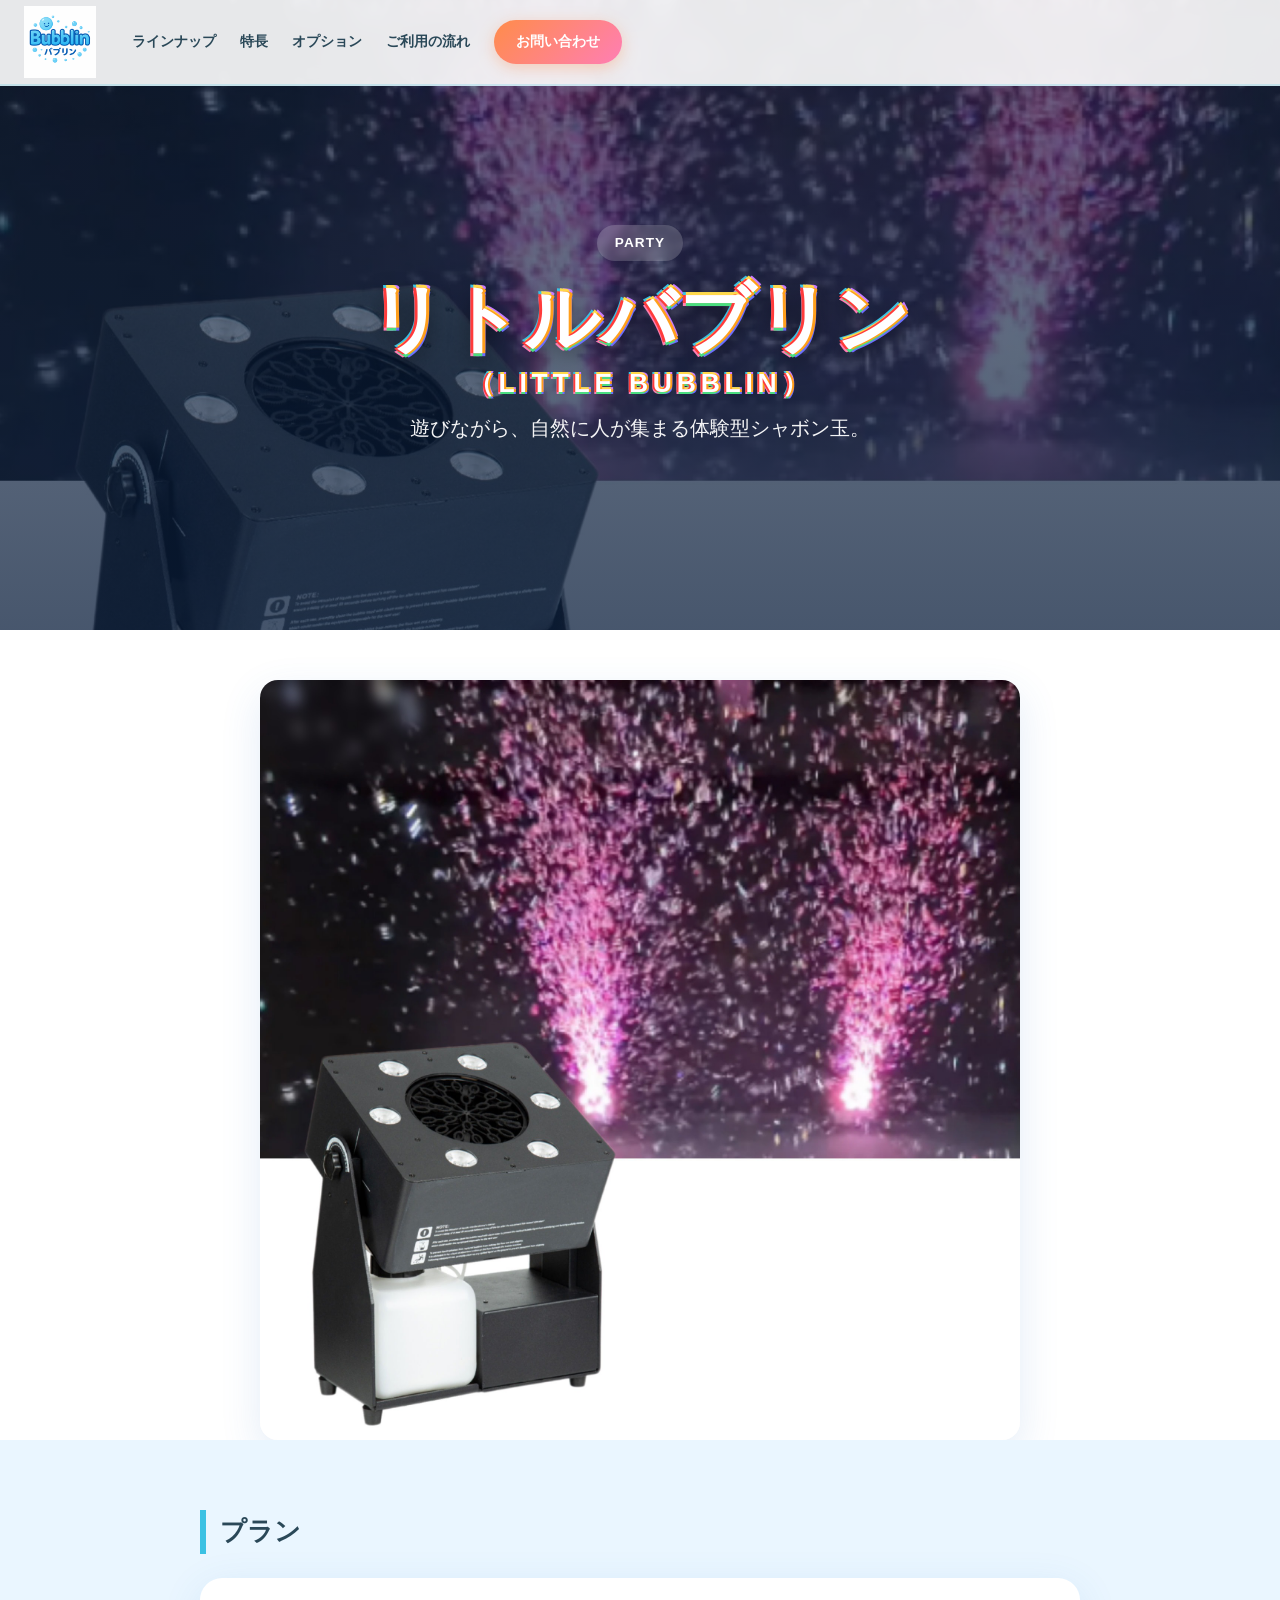
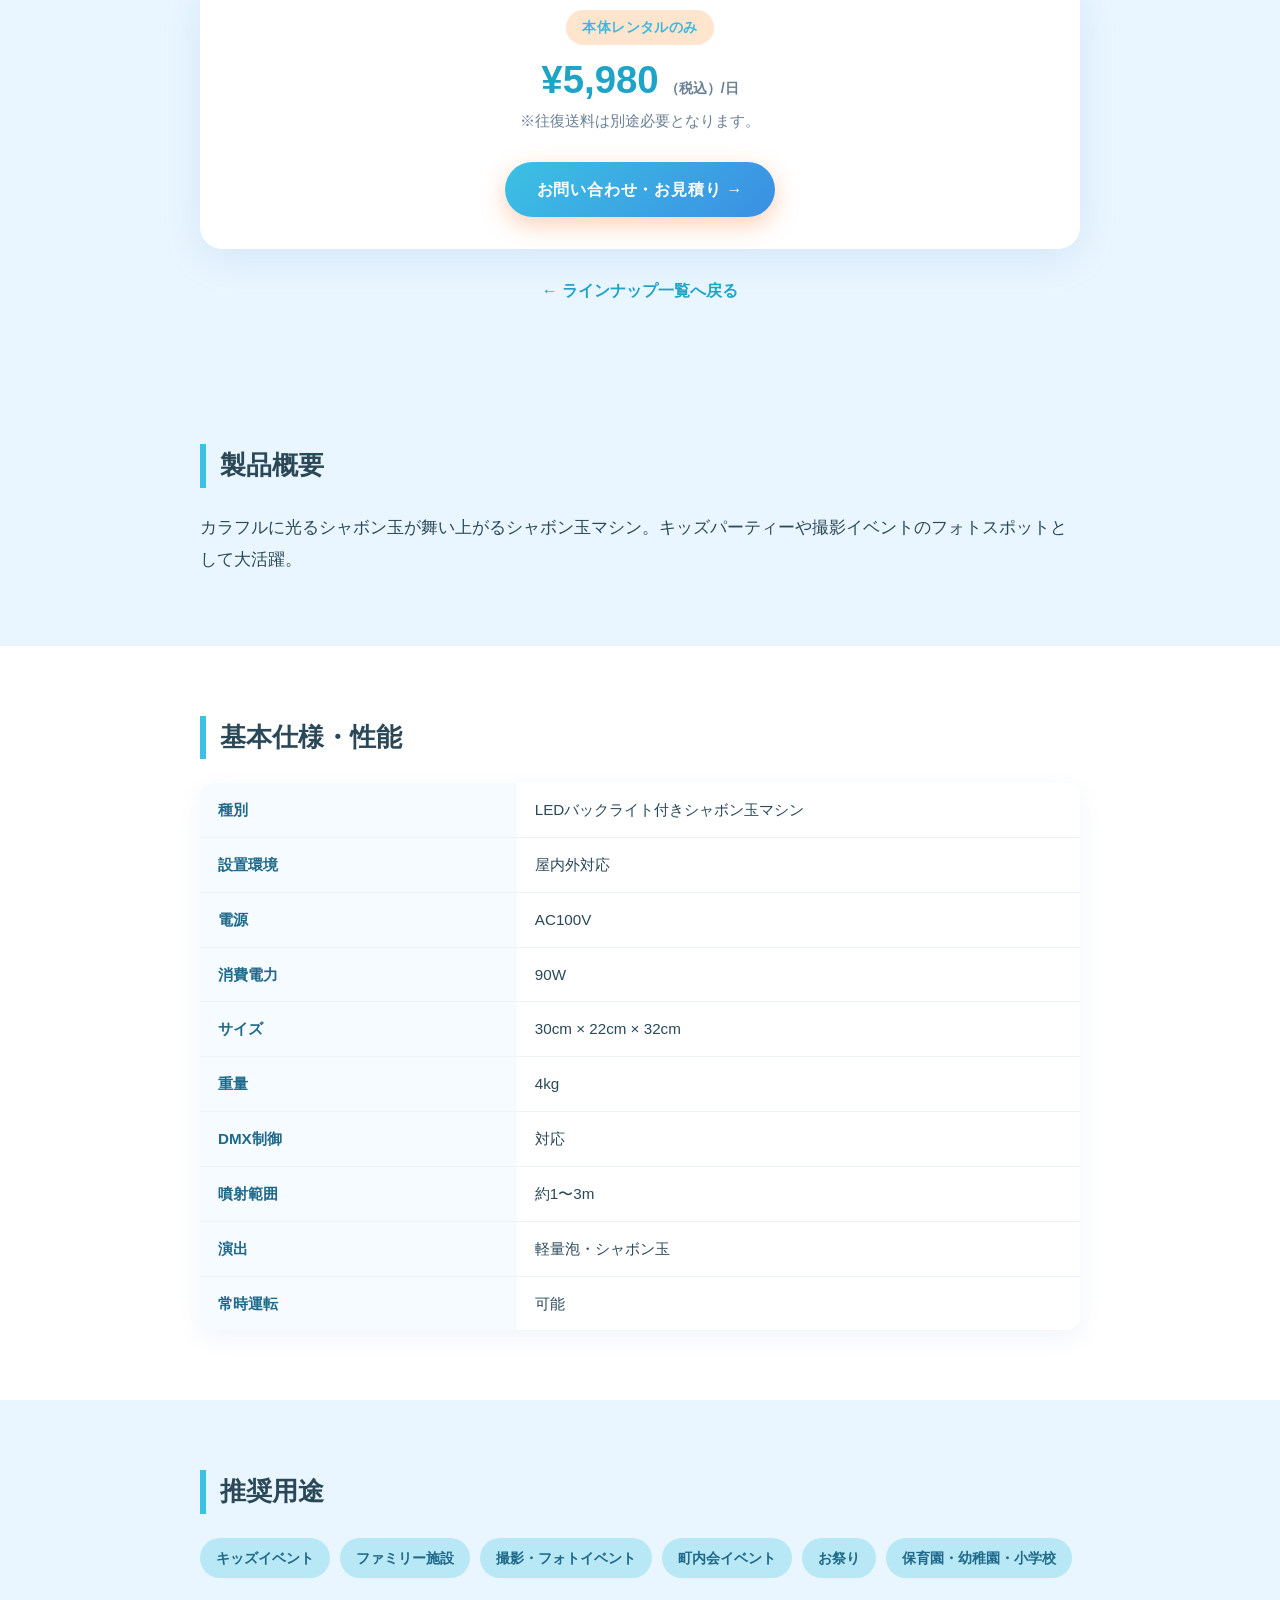
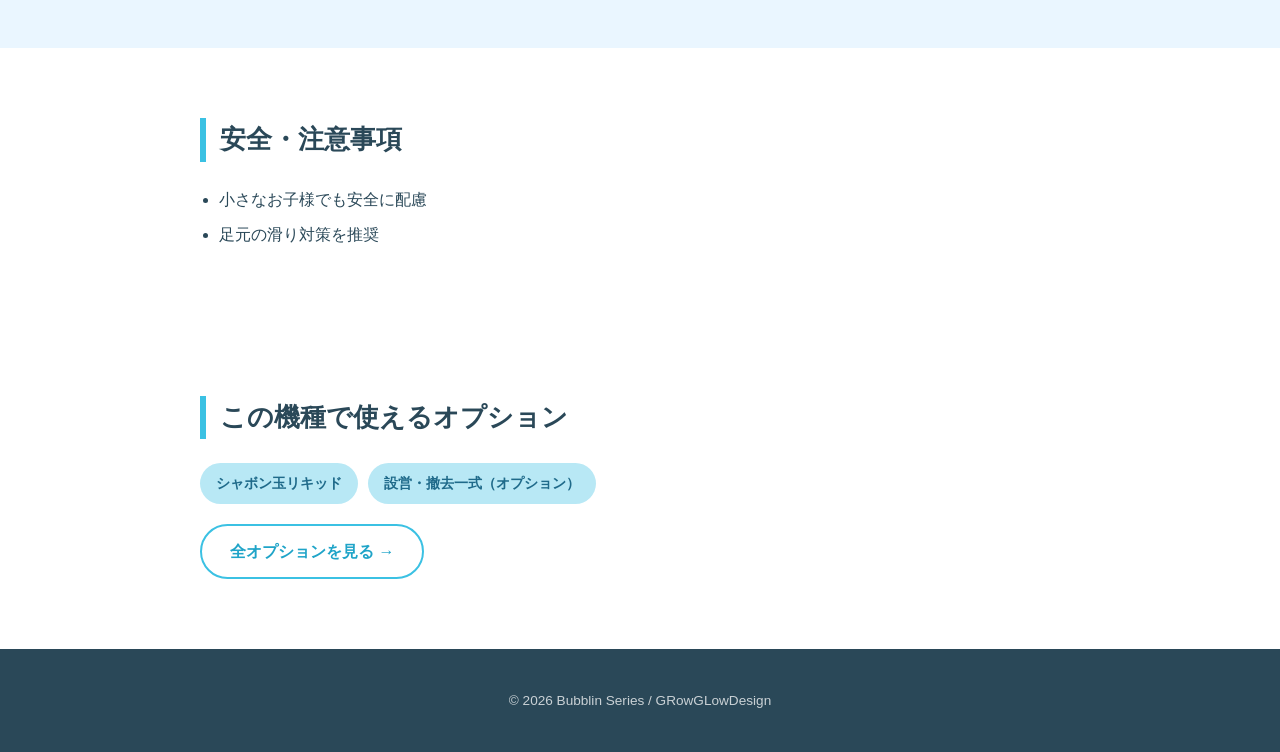
<file: little/index.html>
<!DOCTYPE html>
<html lang="ja">
<head>
<meta charset="UTF-8">
<meta name="viewport" content="width=device-width, initial-scale=1.0">
<title>リトルバブリン（KIDS）｜シャボン玉マシン｜バブリンシリーズ</title>
<meta name="description" content="シャボン玉・軽泡を組み合わせたキッズ向け演出。遊びながら自然に人が集まる体験型コンテンツ。">
<link rel="canonical" href="https://grow-glow.net/bubblin/little/">
<meta property="og:type" content="article">
<meta property="og:url" content="https://grow-glow.net/bubblin/little/">
<meta property="og:title" content="リトルバブリン（KIDS）｜シャボン玉マシン｜バブリンシリーズ">
<meta property="og:description" content="シャボン玉・軽泡を組み合わせたキッズ向け演出。遊びながら自然に人が集まる体験型コンテンツ。">
<meta property="og:image" content="https://grow-glow.net/bubblin/assets/images/photos/color-bubblin-little.jpg">
<meta property="og:locale" content="ja_JP">
<link rel="icon" type="image/png" href="../assets/images/bubblin-logo.png">
<link rel="apple-touch-icon" href="../assets/images/bubblin-logo.png">
<link rel="stylesheet" href="../assets/css/main.css?v=18">
</head>
<body>

<!-- ======= Header ======= -->
<header class="site-header">
  <a href="../index.html" class="site-logo">
    <img src="../assets/images/bubblin-logo.png" alt="Bubblin バブリン" class="site-logo-img">
  </a>
  <nav class="header-nav">
    <a href="../index.html#machines">ラインナップ</a>
    <a href="../index.html#features">特長</a>
    <a href="../options/">オプション</a>
    <a href="../index.html#flow">ご利用の流れ</a>
    <a href="../index.html#contact" class="header-cta">お問い合わせ</a>
  </nav>
</header>

<!-- ======= Hero with video bg ======= -->
<section class="detail-hero">
  <video class="detail-hero-video" autoplay muted loop playsinline preload="metadata" poster="../assets/images/photos/color-bubblin-little.jpg">
    <source src="../assets/videos/little.mp4" type="video/mp4">
  </video>
  <div class="detail-hero-overlay"></div>
  <div class="detail-hero-inner">
    <span class="detail-hero-tag">PARTY</span>
    <h1 class="detail-hero-title" style="font-family:'Fredoka One','Nunito',sans-serif;font-size:clamp(2.6rem,7vw,4.6rem);letter-spacing:0.02em;line-height:1.1;color:#fff;text-shadow:-3px 0 #ff3b3b, 3px 0 #ff9f1c, 0 -3px #ffd84a, 0 3px #4ade80, -3px -3px #3bc1e3, 3px 3px #6e6dff, -3px 3px #ff7eb4, 3px -3px #c87aff, 0 8px 22px rgba(0,0,0,0.5);">リトルバブリン<span style="display:block;font-size:0.36em;letter-spacing:0.18em;margin-top:10px;color:#fff;text-shadow:-2px 0 #ff3b3b, 2px 0 #ff9f1c, 0 -2px #ffd84a, 0 2px #4ade80, -2px -2px #3bc1e3, 2px 2px #6e6dff, -2px 2px #ff7eb4, 2px -2px #c87aff;">（LITTLE BUBBLIN）</span></h1>
    <p class="detail-hero-sub">遊びながら、自然に人が集まる体験型シャボン玉。</p>
  </div>
</section>


<!-- ======= 外観写真 ======= -->
<section style="background:#fff;padding:50px 24px 0;">
  <div style="max-width:880px;margin:0 auto;text-align:center;">
    <img src="../assets/images/photos/color-bubblin-little.jpg" alt="リトルバブリン 本体外観" style="width:100%;max-width:760px;border-radius:18px;box-shadow:0 14px 40px rgba(60,120,200,0.14);display:block;margin:0 auto;">
  </div>
</section>

<!-- ======= プラン ======= -->
<section class="detail-section" style="background:#eaf6ff;">
  <div class="detail-inner">
    <h2 class="detail-h2">プラン</h2>
    <div class="detail-price-card">
      <div class="price-tag tag-rental" style="display:inline-block;padding:6px 16px;background:#ffe4ce;color:#c95a16;border-radius:999px;font-weight:800;font-size:0.85rem;">本体レンタルのみ</div>
            <p class="price-amount">¥5,980<small>（税込）/日</small></p>
            <p style="margin-top:8px;color:#6a8096;font-size:0.92rem;">※往復送料は別途必要となります。</p>
      <div class="detail-cta">
        <a href="../index.html#contact" class="btn-primary" style="display:inline-block;padding:14px 32px;background:linear-gradient(135deg,#3bc1e3,#3b8fe3);color:#fff;border-radius:999px;text-decoration:none;font-weight:800;letter-spacing:0.05em;">お問い合わせ・お見積り →</a>
      </div>
    </div>
    <div style="text-align:center;"><a href="../index.html#machines" class="detail-back">← ラインナップ一覧へ戻る</a></div>
  </div>
</section>

<!-- ======= 製品概要 ======= -->
<section class="detail-section" style="background:#eaf6ff;">
  <div class="detail-inner">
    <h2 class="detail-h2">製品概要</h2>
    <p class="detail-lead">カラフルに光るシャボン玉が舞い上がるシャボン玉マシン。キッズパーティーや撮影イベントのフォトスポットとして大活躍。</p>
  </div>
</section>

<!-- ======= 基本仕様 ======= -->
<section class="detail-section" style="background:#fff;">
  <div class="detail-inner">
    <h2 class="detail-h2">基本仕様・性能</h2>
    <table class="spec-table">
      <tbody>
        <tr><th>種別</th><td>LEDバックライト付きシャボン玉マシン</td></tr>
        <tr><th>設置環境</th><td>屋内外対応</td></tr>
        <tr><th>電源</th><td>AC100V</td></tr>
        <tr><th>消費電力</th><td>90W</td></tr>
        <tr><th>サイズ</th><td>30cm × 22cm × 32cm</td></tr>
        <tr><th>重量</th><td>4kg</td></tr>
        <tr><th>DMX制御</th><td>対応</td></tr>
        <tr><th>噴射範囲</th><td>約1〜3m</td></tr>
        <tr><th>演出</th><td>軽量泡・シャボン玉</td></tr>
        <tr><th>常時運転</th><td>可能</td></tr>
      </tbody>
    </table>
  </div>
</section>

<!-- ======= 推奨用途 ======= -->
<section class="detail-section" style="background:#eaf6ff;">
  <div class="detail-inner">
    <h2 class="detail-h2">推奨用途</h2>
    <ul class="use-chips">
      <li>キッズイベント</li>
      <li>ファミリー施設</li>
      <li>撮影・フォトイベント</li>
      <li>町内会イベント</li>
      <li>お祭り</li>
      <li>保育園・幼稚園・小学校</li>
    </ul>
  </div>
</section>

<!-- ======= 安全・注意事項 ======= -->
<section class="detail-section" style="background:#fff;">
  <div class="detail-inner">
    <h2 class="detail-h2">安全・注意事項</h2>
    <ul class="note-list">
      <li>小さなお子様でも安全に配慮</li>
      <li>足元の滑り対策を推奨</li>
    </ul>
  </div>
</section>



<!-- ======= 関連オプション ======= -->
<section class="detail-section" style="background:#fff;">
  <div class="detail-inner">
    <h2 class="detail-h2">この機種で使えるオプション</h2>
    <ul class="use-chips" style="margin-bottom:20px;">
      <li>シャボン玉リキッド</li>
      <li>設営・撤去一式（オプション）</li>
    </ul>
    <a href="../options/" style="display:inline-block;padding:12px 28px;background:#fff;border:2px solid #3bc1e3;color:#1fa4c8;border-radius:999px;text-decoration:none;font-weight:800;">全オプションを見る →</a>
  </div>
</section>

<!-- ======= Footer ======= -->
<footer class="site-footer">
  <div class="footer-inner">
    <p>© 2026 Bubblin Series / GRowGLowDesign</p>
  </div>
</footer>

</body>
</html>
</file>
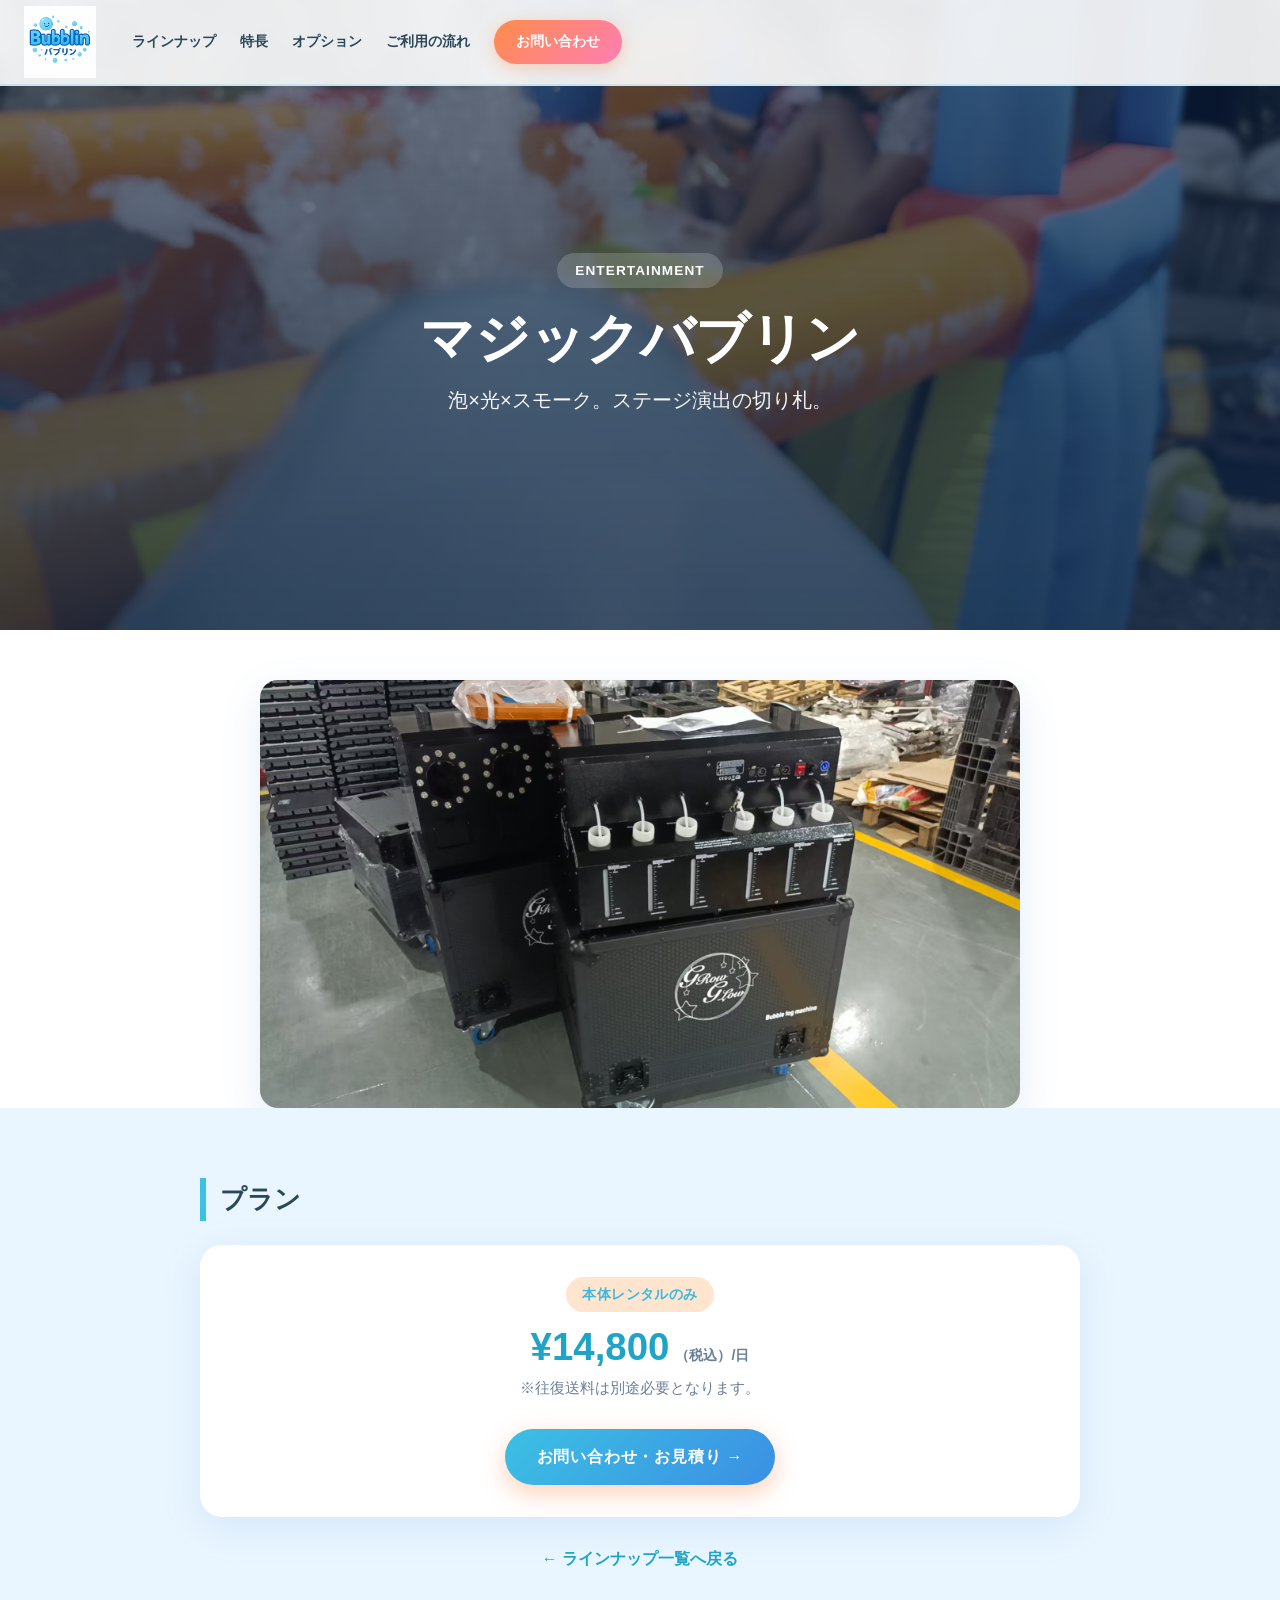
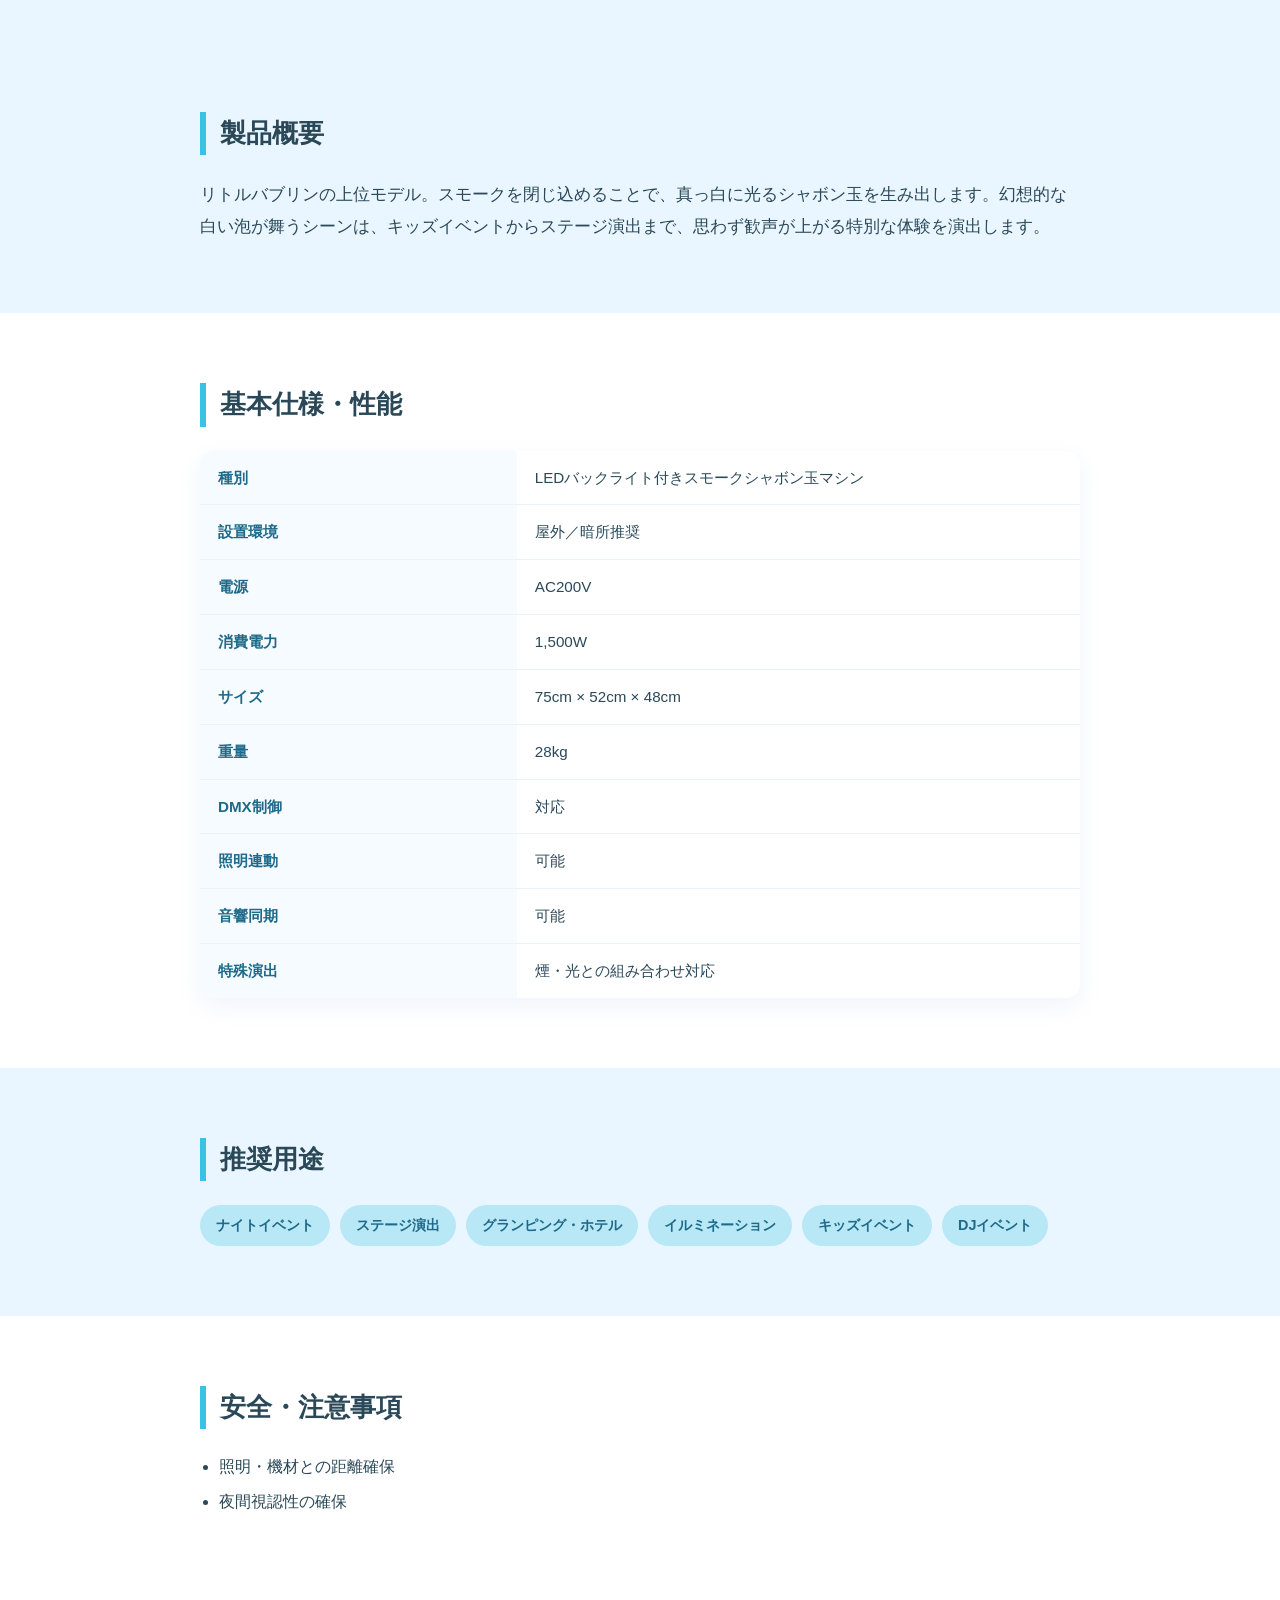
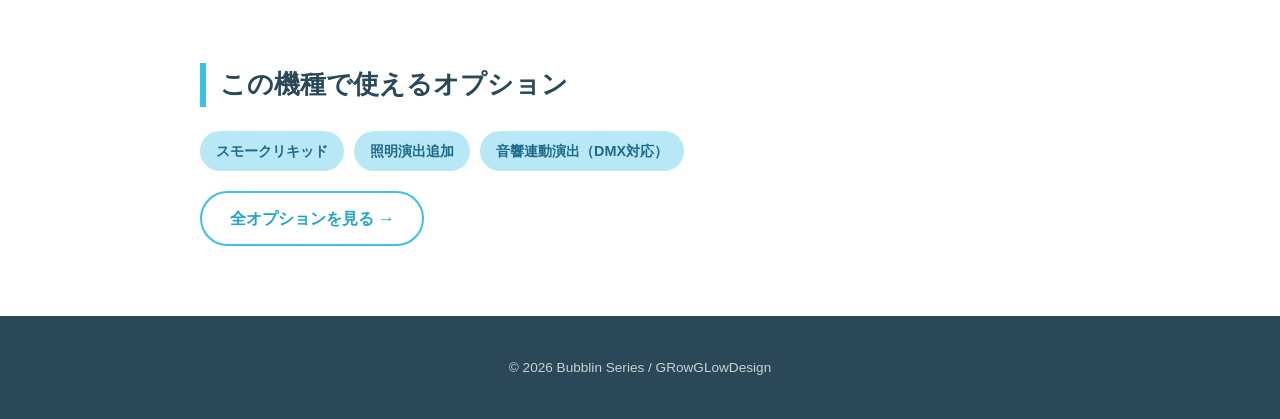
<file: magic/index.html>
<!DOCTYPE html>
<html lang="ja">
<head>
<meta charset="UTF-8">
<meta name="viewport" content="width=device-width, initial-scale=1.0">
<title>マジックバブリン（ENTERTAINMENT）｜スモーク入りシャボン玉｜バブリンシリーズ</title>
<meta name="description" content="泡×光×演出を組み合わせた高付加価値モデル。ナイトイベントやステージ演出に最適。DMX対応。">
<link rel="canonical" href="https://grow-glow.net/bubblin/magic/">
<meta property="og:type" content="article">
<meta property="og:url" content="https://grow-glow.net/bubblin/magic/">
<meta property="og:title" content="マジックバブリン（ENTERTAINMENT）｜スモーク入りシャボン玉｜バブリンシリーズ">
<meta property="og:description" content="泡×光×演出を組み合わせた高付加価値モデル。ナイトイベントやステージ演出に最適。DMX対応。">
<meta property="og:image" content="https://grow-glow.net/bubblin/assets/images/photos/magic-bubblin.jpg">
<meta property="og:locale" content="ja_JP">
<link rel="icon" type="image/png" href="../assets/images/bubblin-logo.png">
<link rel="apple-touch-icon" href="../assets/images/bubblin-logo.png">
<link rel="stylesheet" href="../assets/css/main.css?v=18">
</head>
<body>

<!-- ======= Header ======= -->
<header class="site-header">
  <a href="../index.html" class="site-logo">
    <img src="../assets/images/bubblin-logo.png" alt="Bubblin バブリン" class="site-logo-img">
  </a>
  <nav class="header-nav">
    <a href="../index.html#machines">ラインナップ</a>
    <a href="../index.html#features">特長</a>
    <a href="../options/">オプション</a>
    <a href="../index.html#flow">ご利用の流れ</a>
    <a href="../index.html#contact" class="header-cta">お問い合わせ</a>
  </nav>
</header>

<!-- ======= Hero with video bg ======= -->
<section class="detail-hero">
  <video class="detail-hero-video" autoplay muted loop playsinline preload="metadata" poster="../assets/images/photos/magic.jpg">
    <source src="../assets/videos/magic.mp4" type="video/mp4">
  </video>
  <div class="detail-hero-overlay"></div>
  <div class="detail-hero-inner">
    <span class="detail-hero-tag">ENTERTAINMENT</span>
    <h1 class="detail-hero-title">マジックバブリン</h1>
    <p class="detail-hero-sub">泡×光×スモーク。ステージ演出の切り札。</p>
  </div>
</section>


<!-- ======= 外観写真 ======= -->
<section style="background:#fff;padding:50px 24px 0;">
  <div style="max-width:880px;margin:0 auto;text-align:center;">
    <img src="../assets/images/photos/magic.jpg" alt="マジックバブリン 本体外観" style="width:100%;max-width:760px;border-radius:18px;box-shadow:0 14px 40px rgba(60,120,200,0.14);display:block;margin:0 auto;">
  </div>
</section>

<!-- ======= プラン ======= -->
<section class="detail-section" style="background:#eaf6ff;">
  <div class="detail-inner">
    <h2 class="detail-h2">プラン</h2>
    <div class="detail-price-card">
      <div class="price-tag tag-rental" style="display:inline-block;padding:6px 16px;background:#ffe4ce;color:#c95a16;border-radius:999px;font-weight:800;font-size:0.85rem;">本体レンタルのみ</div>
            <p class="price-amount">¥14,800<small>（税込）/日</small></p>
            <p style="margin-top:8px;color:#6a8096;font-size:0.92rem;">※往復送料は別途必要となります。</p>
      <div class="detail-cta">
        <a href="../index.html#contact" class="btn-primary" style="display:inline-block;padding:14px 32px;background:linear-gradient(135deg,#3bc1e3,#3b8fe3);color:#fff;border-radius:999px;text-decoration:none;font-weight:800;letter-spacing:0.05em;">お問い合わせ・お見積り →</a>
      </div>
    </div>
    <div style="text-align:center;"><a href="../index.html#machines" class="detail-back">← ラインナップ一覧へ戻る</a></div>
  </div>
</section>

<!-- ======= 製品概要 ======= -->
<section class="detail-section" style="background:#eaf6ff;">
  <div class="detail-inner">
    <h2 class="detail-h2">製品概要</h2>
    <p class="detail-lead">リトルバブリンの上位モデル。スモークを閉じ込めることで、真っ白に光るシャボン玉を生み出します。幻想的な白い泡が舞うシーンは、キッズイベントからステージ演出まで、思わず歓声が上がる特別な体験を演出します。</p>
  </div>
</section>

<!-- ======= 基本仕様 ======= -->
<section class="detail-section" style="background:#fff;">
  <div class="detail-inner">
    <h2 class="detail-h2">基本仕様・性能</h2>
    <table class="spec-table">
      <tbody>
        <tr><th>種別</th><td>LEDバックライト付きスモークシャボン玉マシン</td></tr>
        <tr><th>設置環境</th><td>屋外／暗所推奨</td></tr>
        <tr><th>電源</th><td>AC200V</td></tr>
        <tr><th>消費電力</th><td>1,500W</td></tr>
        <tr><th>サイズ</th><td>75cm × 52cm × 48cm</td></tr>
        <tr><th>重量</th><td>28kg</td></tr>
        <tr><th>DMX制御</th><td>対応</td></tr>
        <tr><th>照明連動</th><td>可能</td></tr>
        <tr><th>音響同期</th><td>可能</td></tr>
        <tr><th>特殊演出</th><td>煙・光との組み合わせ対応</td></tr>
      </tbody>
    </table>
  </div>
</section>

<!-- ======= 推奨用途 ======= -->
<section class="detail-section" style="background:#eaf6ff;">
  <div class="detail-inner">
    <h2 class="detail-h2">推奨用途</h2>
    <ul class="use-chips">
      <li>ナイトイベント</li>
      <li>ステージ演出</li>
      <li>グランピング・ホテル</li>
      <li>イルミネーション</li>
      <li>キッズイベント</li>
      <li>DJイベント</li>
    </ul>
  </div>
</section>

<!-- ======= 安全・注意事項 ======= -->
<section class="detail-section" style="background:#fff;">
  <div class="detail-inner">
    <h2 class="detail-h2">安全・注意事項</h2>
    <ul class="note-list">
      <li>照明・機材との距離確保</li>
      <li>夜間視認性の確保</li>
    </ul>
  </div>
</section>



<!-- ======= 関連オプション ======= -->
<section class="detail-section" style="background:#fff;">
  <div class="detail-inner">
    <h2 class="detail-h2">この機種で使えるオプション</h2>
    <ul class="use-chips" style="margin-bottom:20px;">
      <li>スモークリキッド</li>
      <li>照明演出追加</li>
      <li>音響連動演出（DMX対応）</li>
    </ul>
    <a href="../options/" style="display:inline-block;padding:12px 28px;background:#fff;border:2px solid #3bc1e3;color:#1fa4c8;border-radius:999px;text-decoration:none;font-weight:800;">全オプションを見る →</a>
  </div>
</section>

<!-- ======= Footer ======= -->
<footer class="site-footer">
  <div class="footer-inner">
    <p>© 2026 Bubblin Series / GRowGLowDesign</p>
  </div>
</footer>

</body>
</html>
</file>
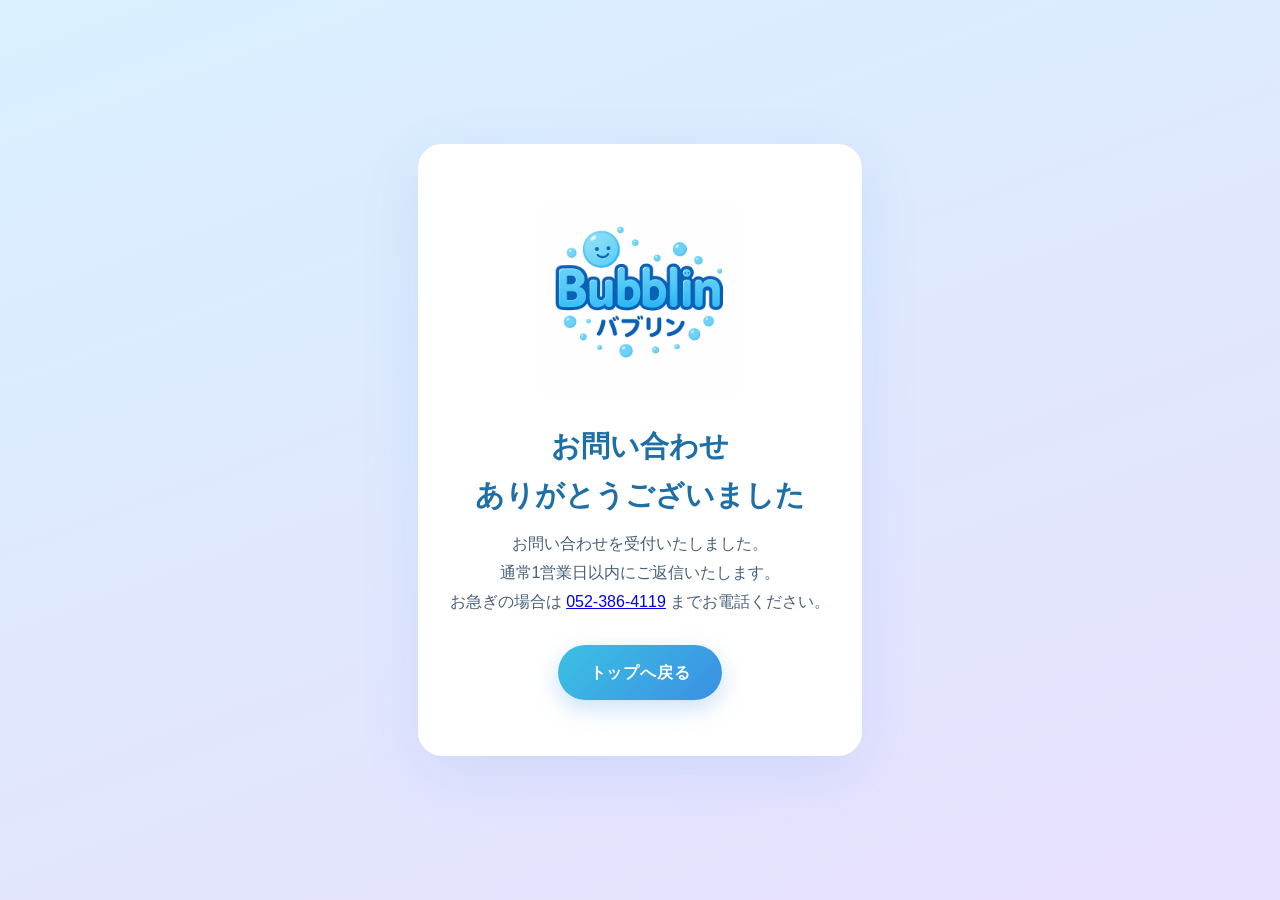
<file: thanks.html>
<!DOCTYPE html>
<html lang="ja">
<head>
<meta charset="UTF-8">
<meta name="viewport" content="width=device-width, initial-scale=1.0">
<meta name="robots" content="noindex">
<title>お問い合わせありがとうございました｜Bubblin</title>
<link rel="icon" type="image/png" href="assets/images/bubblin-logo.png">
<link rel="apple-touch-icon" href="assets/images/bubblin-logo.png">
<link rel="stylesheet" href="assets/css/main.css">
<style>
  body { min-height: 100vh; display: flex; align-items: center; justify-content: center; background: linear-gradient(160deg, #d8f0ff, #e8e0ff); }
  .thanks-box { max-width: 560px; text-align: center; padding: 56px 32px; background: #fff; border-radius: 24px; box-shadow: 0 18px 60px rgba(60,120,200,0.12); }
  .thanks-logo { display: block; margin: 0 auto; height: 200px; border-radius: 14px; }
  .thanks-title { font-size: 1.8rem; margin: 22px 0 10px; color: #1d6fa5; font-weight: 900; }
  .thanks-desc { color: #47607a; line-height: 1.8; margin: 0 0 28px; }
  .thanks-btn { display: inline-block; padding: 14px 32px; background: linear-gradient(135deg,#3bc1e3,#3b8fe3); color: #fff; border-radius: 999px; text-decoration: none; font-weight: 800; letter-spacing: 0.05em; box-shadow: 0 8px 24px rgba(59,143,227,0.28); }
</style>
</head>
<body>
  <div class="thanks-box">
    <img src="assets/images/bubblin-logo.png" alt="Bubblin" class="thanks-logo">
    <h1 class="thanks-title">お問い合わせ<br>ありがとうございました</h1>
    <p class="thanks-desc">
      お問い合わせを受付いたしました。<br>
      通常1営業日以内にご返信いたします。<br>
      お急ぎの場合は <a href="tel:0523864119">052-386-4119</a> までお電話ください。
    </p>
    <a href="index.html" class="thanks-btn">トップへ戻る</a>
  </div>
</body>
</html>
</file>
<file: assets/css/main.css>
/* ====================================
   Bubblin Series - Main CSS
   ==================================== */

.sp-only { display: none; }
@media (max-width: 640px) {
    .sp-only { display: inline; }
}

@import url('https://fonts.googleapis.com/css2?family=Nunito:wght@400;600;700;800;900&family=Fredoka+One&family=Noto+Sans+JP:wght@400;500;700;900&display=swap');

:root {
    /* メインカラー（バブリン・バブリンmini用） */
    --color-bg: #eaf6ff;
    --color-bg-2: #d8eeff;
    --color-cyan: #3bc1e3;
    --color-cyan-dark: #1fa4c8;
    --color-cyan-light: #b8e8f5;
    --color-orange: #ff8c4a;
    --color-pink: #ff7eb4;
    --color-yellow: #ffde40;
    --color-white: #ffffff;
    --color-text: #2a4858;
    --color-text-light: #6a8096;

    /* リトルバブリン用（シャボン玉・パステル虹色） */
    --color-little-bg: #fef5ff;
    --color-little-pink: #ffb8e0;
    --color-little-purple: #c8a8f0;
    --color-little-blue: #a8d4ff;

    /* マジックバブリン用（ダーク・神秘的） */
    --color-magic-bg: #0d0a2e;
    --color-magic-bg2: #1a1050;
    --color-magic-glow: #c87aff;
    --color-magic-smoke: #e8d8ff;
    --color-magic-accent: #6ee8ff;

    --font-main: 'Nunito', 'Noto Sans JP', sans-serif;
    --font-display: 'Fredoka One', 'Nunito', sans-serif;

    --radius-lg: 24px;
    --radius-xl: 40px;
    --shadow-soft: 0 8px 32px rgba(59, 193, 227, 0.15);
    --shadow-card: 0 6px 24px rgba(0, 0, 0, 0.08);
}

*, *::before, *::after { box-sizing: border-box; margin: 0; padding: 0; }

html { scroll-behavior: smooth; }

body {
    font-family: var(--font-main);
    background: var(--color-bg);
    color: var(--color-text);
    overflow-x: hidden;
    line-height: 1.7;
    font-weight: 500;
}

img { max-width: 100%; height: auto; display: block; }

/* ════════════════════════════════════
   Header
   ════════════════════════════════════ */
.site-header {
    position: fixed;
    top: 0; left: 0; right: 0;
    z-index: 100;
    background: rgba(255,255,255,0.9);
    backdrop-filter: blur(12px);
    border-bottom: 2px solid rgba(59,193,227,0.2);
    padding: 0 24px;
    height: 86px;
    display: flex;
    align-items: center;
}

.site-logo {
    display: flex;
    align-items: center;
    gap: 10px;
    text-decoration: none;
}
.site-logo-img {
    height: 72px;
    width: auto;
    display: block;
}
.site-logo-series {
    font-family: var(--font-display);
    font-size: 0.95rem;
    color: var(--color-cyan-dark);
    letter-spacing: 0.18em;
    padding: 4px 12px;
    background: rgba(59,193,227,0.12);
    border-radius: 22px;
    line-height: 1;
    margin-left: 4px;
}
@media (max-width: 540px) {
    .site-logo-img { height: 56px; }
    .site-logo-series { font-size: 0.78rem; padding: 3px 9px; }
}

.header-nav { display: flex; gap: 24px; align-items: center; margin-left: 36px; }
.header-nav a {
    font-weight: 800;
    font-size: 0.88rem;
    color: var(--color-text);
    text-decoration: none;
    transition: color 0.2s;
}
.header-nav a:hover { color: var(--color-cyan); }

.header-cta {
    background: linear-gradient(135deg, var(--color-orange), var(--color-pink));
    color: white !important;
    padding: 10px 22px;
    border-radius: 50px;
    font-weight: 900 !important;
    box-shadow: 0 4px 16px rgba(255,140,74,0.35);
}

.header-sns {
    display: flex;
    align-items: center;
    gap: 0.75rem;
    margin-left: auto;
}
.header-sns-link {
    display: inline-flex;
    align-items: center;
    justify-content: center;
    width: 34px;
    height: 34px;
    border-radius: 50%;
    border: 1px solid rgba(59,193,227,0.4);
    color: #47607a;
    text-decoration: none;
    transition: all 0.2s;
}
.header-sns-link:hover {
    color: #3b8fe3;
    border-color: #3b8fe3;
    box-shadow: 0 0 10px rgba(59,143,227,0.25);
    transform: translateY(-2px);
}
.header-sns-link svg { width: 16px; height: 16px; fill: currentColor; }

.hamburger {
    display: none;
    flex-direction: column;
    gap: 5px;
    cursor: pointer;
    background: none;
    border: none;
    padding: 4px;
}
.hamburger span {
    display: block;
    width: 26px;
    height: 3px;
    background: var(--color-cyan);
    border-radius: 2px;
}

/* ════════════════════════════════════
   Hero
   ════════════════════════════════════ */
.hero {
    min-height: 100vh;
    background: linear-gradient(160deg, #d0eeff 0%, #e8f4ff 50%, #ffe8f4 100%);
    display: flex;
    align-items: center;
    justify-content: center;
    text-align: center;
    padding: 140px 24px 80px;
    position: relative;
    overflow: hidden;
}

.hero-bubbles {
    position: absolute;
    inset: 0;
    pointer-events: none;
}

.hero-video {
    position: absolute;
    inset: 0;
    width: 100%;
    height: 100%;
    object-fit: cover;
    z-index: 0;
    opacity: 0.55;
}
.hero-overlay {
    position: absolute;
    inset: 0;
    z-index: 0;
    background: linear-gradient(160deg, rgba(208,238,255,0.55) 0%, rgba(232,244,255,0.55) 50%, rgba(255,232,244,0.6) 100%);
    pointer-events: none;
}

.hero-content { position: relative; z-index: 3; max-width: 780px; }

/* ドカンと大きなキャラを背景に配置 */
.hero-char-bg {
    position: absolute;
    left: 50%;
    top: 52%;
    width: min(115vw, 1100px);
    max-width: none;
    height: auto;
    transform: translate(-50%, -50%);
    z-index: 1;
    pointer-events: none;
    animation: bounceSoft 4.5s ease-in-out infinite;
    filter: drop-shadow(0 28px 60px rgba(59,193,227,0.28));
    opacity: 0.92;
}

@keyframes bounceSoft {
    0%, 100% { transform: translate(-50%, -50%); }
    50%      { transform: translate(-50%, -54%); }
}

/* ════════════════════════════════════
   ちりばめバブリンくん
   ════════════════════════════════════ */
.hero-char-scatter {
    position: absolute;
    inset: 0;
    pointer-events: none;
    z-index: 1;
    overflow: hidden;
}
.hero-char-scatter .c {
    position: absolute;
    max-width: none;
    filter: drop-shadow(0 8px 18px rgba(59,193,227,0.25));
    will-change: transform;
    animation: floatChar 6s ease-in-out infinite;
}

/* 変形バリエーション（base transform を各要素で設定） */
.hero-char-scatter .c.flip-x       { --base: scaleX(-1); }
.hero-char-scatter .c.upside-down  { --base: rotate(180deg); }
.hero-char-scatter .c.tilt-right   { --base: rotate(18deg); }
.hero-char-scatter .c.tilt-left    { --base: rotate(-15deg); }

/* 配置・サイズ（大きい子・小さい子を散らす） */
.hero-char-scatter .c1  { width: 220px; top: 8%;  left: 4%;  animation-delay: 0s; }
.hero-char-scatter .c2  { width: 120px; top: 14%; left: 58%; animation-delay: -1.2s; }
.hero-char-scatter .c3  { width: 90px;  top: 6%;  right: 6%; animation-delay: -2.4s; }
.hero-char-scatter .c4  { width: 160px; top: 38%; right: 4%; animation-delay: -0.8s; } /* 逆さ */
.hero-char-scatter .c5  { width: 70px;  top: 30%; left: 18%; animation-delay: -3s; }
.hero-char-scatter .c6  { width: 110px; top: 62%; left: 3%;  animation-delay: -1.8s; }
.hero-char-scatter .c7  { width: 95px;  top: 68%; right: 10%; animation-delay: -2.9s; }
.hero-char-scatter .c8  { width: 55px;  top: 48%; left: 48%; animation-delay: -0.4s; }
.hero-char-scatter .c9  { width: 140px; bottom: 6%; left: 28%; animation-delay: -3.6s; }
.hero-char-scatter .c10 { width: 75px;  bottom: 10%; right: 24%; animation-delay: -2.1s; }

/* キーフレーム：baseの変形を保ったままふわふわ */
@keyframes floatChar {
    0%, 100% { transform: var(--base, none) translateY(0); }
    50%      { transform: var(--base, none) translateY(-12px); }
}

/* モバイルでは少し間引く・縮める */
@media (max-width: 720px) {
    .hero-char-scatter .c5,
    .hero-char-scatter .c8,
    .hero-char-scatter .c10 { display: none; }
    .hero-char-scatter .c1  { width: 150px; top: 6%; left: -3%; }
    .hero-char-scatter .c2  { width: 80px; top: 10%; left: 62%; }
    .hero-char-scatter .c3  { width: 70px; top: 4%; right: -2%; }
    .hero-char-scatter .c4  { width: 110px; top: 42%; right: -5%; }
    .hero-char-scatter .c6  { width: 85px; top: 66%; left: -3%; }
    .hero-char-scatter .c7  { width: 75px; top: 70%; right: -2%; }
    .hero-char-scatter .c9  { width: 95px; bottom: 4%; left: 32%; }
}

/* 旧スタイル（使わない場合用の念のための定義） */
.hero-char {
    width: 110px;
    height: 110px;
    margin: 0 auto 20px;
    animation: bounceSoft 2.5s ease-in-out infinite;
}

.hero-badge {
    display: inline-block;
    background: linear-gradient(135deg, var(--color-cyan), var(--color-pink));
    color: white;
    font-weight: 900;
    font-size: 0.85rem;
    padding: 6px 22px;
    border-radius: 50px;
    margin-bottom: 24px;
    letter-spacing: 0.08em;
    box-shadow: 0 4px 16px rgba(59,193,227,0.3);
}

.hero-title {
    font-family: var(--font-display);
    font-size: clamp(2.2rem, 6vw, 4rem);
    line-height: 1.2;
    color: var(--color-text);
    margin-bottom: 20px;
    letter-spacing: 0.02em;
    text-shadow: 0 2px 18px rgba(255,255,255,0.9), 0 0 24px rgba(255,255,255,0.85);
}

.hero-title .accent-cyan { color: var(--color-cyan); }
.hero-title .accent-pink { color: var(--color-pink); }
.hero-title .accent-orange { color: var(--color-orange); }

.hero-sub {
    font-size: clamp(1rem, 2.2vw, 1.15rem);
    color: var(--color-text);
    margin-bottom: 40px;
    line-height: 1.9;
    font-weight: 700;
    text-shadow: 0 2px 14px rgba(255,255,255,0.95), 0 0 18px rgba(255,255,255,0.85);
}

.hero-btns {
    display: flex;
    gap: 16px;
    justify-content: center;
    flex-wrap: wrap;
}

.btn-primary {
    background: linear-gradient(135deg, var(--color-orange), var(--color-pink));
    color: white;
    font-family: var(--font-main);
    font-weight: 900;
    font-size: 1rem;
    padding: 16px 40px;
    border-radius: 50px;
    text-decoration: none;
    box-shadow: 0 8px 24px rgba(255,140,74,0.4);
    transition: transform 0.2s, box-shadow 0.2s;
    border: none;
    cursor: pointer;
    display: inline-flex;
    align-items: center;
    gap: 10px;
}
.btn-primary:hover {
    transform: translateY(-3px);
    box-shadow: 0 12px 32px rgba(255,140,74,0.5);
}

.btn-secondary {
    background: white;
    color: var(--color-cyan-dark);
    font-family: var(--font-main);
    font-weight: 900;
    font-size: 1rem;
    padding: 14px 38px;
    border-radius: 50px;
    text-decoration: none;
    border: 2.5px solid var(--color-cyan);
    transition: transform 0.2s, background 0.2s;
    cursor: pointer;
}
.btn-secondary:hover {
    transform: translateY(-3px);
    background: var(--color-cyan-light);
}

/* ════════════════════════════════════
   Section common
   ════════════════════════════════════ */
.section { padding: 100px 24px; }
.section-inner { max-width: 1100px; margin: 0 auto; }

.section-header {
    text-align: center;
    margin-bottom: 56px;
}
.section-label {
    display: inline-block;
    font-weight: 900;
    font-size: 0.8rem;
    letter-spacing: 0.2em;
    color: var(--color-cyan);
    text-transform: uppercase;
    margin-bottom: 14px;
}
.section-title {
    font-family: var(--font-display);
    font-size: clamp(1.8rem, 4vw, 2.6rem);
    color: var(--color-text);
    line-height: 1.3;
}
.section-title .accent { color: var(--color-orange); }
.section-desc {
    margin-top: 18px;
    color: var(--color-text);
    font-size: 1rem;
    max-width: 580px;
    margin-left: auto;
    margin-right: auto;
    font-weight: 600;
}

.section-char {
    display: block;
    width: 64px;
    height: 64px;
    margin: 0 auto 16px;
}

/* ════════════════════════════════════
   Machines Section (Intro)
   ════════════════════════════════════ */
.machines-section { background: white; position: relative; }

.machines-grid {
    display: grid;
    grid-template-columns: repeat(4, 1fr);
    gap: 20px;
}
@media (max-width: 1024px) {
    .machines-grid { grid-template-columns: repeat(2, 1fr); }
}

.machine-card {
    background: var(--color-bg);
    border-radius: var(--radius-lg);
    overflow: hidden;
    box-shadow: var(--shadow-card);
    transition: transform 0.3s, box-shadow 0.3s;
    text-decoration: none;
    color: inherit;
    display: flex;
    flex-direction: column;
}
.machine-card:hover {
    transform: translateY(-8px);
    box-shadow: 0 16px 48px rgba(59,193,227,0.25);
}

.machine-card-img {
    height: 200px;
    display: flex;
    align-items: center;
    justify-content: center;
    position: relative;
    overflow: hidden;
}

.machine-card-img.bub-bg { background: linear-gradient(135deg, #b8e8ff, #d8f0ff); }
.machine-card-img.mini-bg { background: linear-gradient(135deg, #fff0c8, #ffe0b0); }
.machine-card-img.little-bg { background: linear-gradient(135deg, #f0d8ff, #ffd8f0, #d8ecff); }
.machine-card-img.magic-bg {
    background: linear-gradient(135deg, #1a0a40, #2a1060);
    box-shadow: inset 0 0 60px rgba(200,120,255,0.3);
}

.machine-card-img.has-photo { padding: 0; overflow: hidden; }
.machine-photo {
    width: 100%;
    height: 100%;
    object-fit: cover;
    display: block;
}
.machine-card-img-icon {
    font-size: 4rem;
    filter: drop-shadow(0 4px 12px rgba(0,0,0,0.15));
}

.machine-card-body { padding: 26px; flex-grow: 1; display: flex; flex-direction: column; }

.machine-tag {
    display: inline-block;
    width: fit-content;
    font-size: 0.72rem;
    font-weight: 900;
    padding: 4px 14px;
    border-radius: 50px;
    margin-bottom: 10px;
    letter-spacing: 0.08em;
}
.tag-standard { background: #d0eefc; color: var(--color-cyan-dark); }
.tag-mini { background: #ffe8d0; color: #e87030; }
.tag-little { background: #f0d8ff; color: #a060d0; }
.tag-magic { background: #2a1060; color: var(--color-magic-glow); }

.machine-name {
    font-family: var(--font-display);
    font-size: 1.4rem;
    color: var(--color-text);
    margin-bottom: 8px;
    letter-spacing: 0.02em;
}
.machine-card.magic .machine-name { color: white; }

.machine-desc {
    font-size: 0.9rem;
    color: var(--color-text-light);
    margin-bottom: 16px;
    line-height: 1.7;
    flex-grow: 1;
}
.machine-card.magic .machine-desc { color: #b8a8d8; }

.machine-price {
    font-weight: 900;
    font-size: 1.3rem;
    color: var(--color-cyan-dark);
}
.machine-card.magic .machine-price { color: var(--color-magic-glow); }
.machine-price .unit { font-size: 0.8rem; font-weight: 700; color: var(--color-text-light); margin-left: 4px; }
.machine-card.magic .machine-price .unit { color: #a898c8; }

/* マジックカード */
.machine-card.magic {
    background: linear-gradient(160deg, var(--color-magic-bg), var(--color-magic-bg2));
    border: 1px solid rgba(200,120,255,0.3);
    box-shadow: 0 8px 40px rgba(180,110,240,0.25);
}
.machine-card.magic:hover {
    box-shadow: 0 20px 60px rgba(180,110,240,0.45);
}

/* ════════════════════════════════════
   Features Section
   ════════════════════════════════════ */
.features-section {
    background: linear-gradient(180deg, var(--color-bg) 0%, #f8fcff 100%);
    position: relative;
}

.features-grid {
    display: grid;
    grid-template-columns: repeat(auto-fit, minmax(240px, 1fr));
    gap: 28px;
}

.feature-card {
    background: white;
    border-radius: var(--radius-lg);
    padding: 36px 28px;
    text-align: center;
    box-shadow: var(--shadow-card);
    transition: transform 0.3s;
    border: 2px solid #e0f4ff;
}
.feature-card:hover { transform: translateY(-6px); }

.feature-num {
    font-family: var(--font-display);
    font-size: 2.4rem;
    color: var(--color-orange);
    line-height: 1;
    margin-bottom: 10px;
}
.feature-icon {
    font-size: 3rem;
    margin-bottom: 16px;
    display: flex;
    align-items: center;
    justify-content: center;
    height: 110px;
}
.feature-icon svg {
    width: 110px;
    height: 110px;
    display: block;
}
.feature-title {
    font-weight: 900;
    font-size: 1.05rem;
    color: var(--color-text);
    margin-bottom: 14px;
    line-height: 1.4;
}
.feature-desc {
    font-size: 0.88rem;
    color: var(--color-text-light);
    line-height: 1.8;
}

/* ════════════════════════════════════
   Pricing Section
   ════════════════════════════════════ */
/* ════════════════════════════════════
   Gallery (Videos)
   ════════════════════════════════════ */
.gallery-section {
    background: linear-gradient(160deg, #eaf6ff, #fff0f5);
}
.video-grid {
    display: grid;
    grid-template-columns: repeat(auto-fit, minmax(320px, 1fr));
    gap: 32px;
}
.video-card {
    background: white;
    border-radius: var(--radius-lg);
    overflow: hidden;
    box-shadow: var(--shadow-card);
    transition: transform 0.3s, box-shadow 0.3s;
}
.video-card:hover {
    transform: translateY(-4px);
    box-shadow: 0 16px 48px rgba(59,193,227,0.2);
}
.video-youtube {
    position: relative;
    width: 100%;
    aspect-ratio: 16/9;
    background: #000;
}
.video-youtube iframe {
    position: absolute;
    inset: 0;
    width: 100%;
    height: 100%;
    border: 0;
}
.video-card video {
    width: 100%;
    height: auto;
    display: block;
    background: #000;
    aspect-ratio: 16/9;
    object-fit: cover;
}
.video-caption {
    padding: 16px 20px;
    font-weight: 800;
    color: var(--color-text);
    font-size: 0.95rem;
}

.pricing-section { background: white; }

.pricing-grid {
    display: grid;
    grid-template-columns: repeat(auto-fit, minmax(240px, 1fr));
    gap: 22px;
    margin-bottom: 36px;
}

.price-card {
    border-radius: var(--radius-lg);
    padding: 32px 22px;
    text-align: center;
    border: 2px solid #e0f4ff;
    transition: transform 0.3s, box-shadow 0.3s;
    background: var(--color-bg);
    position: relative;
}
.price-card:hover {
    transform: translateY(-6px);
    box-shadow: var(--shadow-soft);
}
.price-card.little {
    background: linear-gradient(160deg, #fff0ff, #f0e8ff, #e8f4ff);
    border-color: rgba(200,168,240,0.4);
}
.price-card.magic {
    background: linear-gradient(160deg, #0d0a2e, #1a1050);
    border-color: rgba(200,120,255,0.4);
    box-shadow: 0 8px 40px rgba(180,110,240,0.25);
}

.price-tag {
    font-size: 0.72rem;
    font-weight: 900;
    letter-spacing: 0.12em;
    color: var(--color-cyan-dark);
    text-transform: uppercase;
    margin-bottom: 6px;
}
.price-card.little .price-tag { color: #a060d0; }
.price-card.magic .price-tag { color: var(--color-magic-glow); }

.price-name {
    font-family: var(--font-display);
    font-size: 1.35rem;
    color: var(--color-text);
    margin-bottom: 16px;
}
.price-card.magic .price-name { color: white; }

.price-amount {
    font-weight: 900;
    font-size: 1.8rem;
    color: var(--color-text);
    line-height: 1.1;
}
.price-card.magic .price-amount { color: var(--color-magic-glow); }

.price-amount small {
    font-size: 0.8rem;
    font-weight: 700;
    color: var(--color-text-light);
}
.price-card.magic .price-amount small { color: #b8a8d8; }

.price-ask {
    letter-spacing: 0.05em;
}
.price-ask small {
    display: block;
    margin-top: 4px;
    font-size: 0.75rem;
    letter-spacing: 0;
}

.price-tag.tag-package {
    background: linear-gradient(135deg, #ff9a3d, #ff6b3d);
    color: #fff !important;
    padding: 5px 14px;
    border-radius: 999px;
    display: inline-block;
    letter-spacing: 0.05em;
    box-shadow: 0 4px 14px rgba(255,107,61,0.28);
}
.price-tag.tag-rental {
    background: rgba(59, 184, 224, 0.14);
    color: var(--color-primary, #3bb8e0) !important;
    padding: 5px 14px;
    border-radius: 999px;
    display: inline-block;
    letter-spacing: 0.03em;
}
.price-card.magic .price-tag.tag-rental {
    background: rgba(200, 120, 255, 0.22);
    color: var(--color-magic-glow, #e8d8ff) !important;
}

.price-sale {
    display: inline-block;
    background: var(--color-orange);
    color: white;
    font-size: 0.72rem;
    font-weight: 900;
    padding: 3px 12px;
    border-radius: 50px;
    margin-top: 10px;
}

.price-desc {
    font-size: 0.8rem;
    color: var(--color-text-light);
    margin-top: 12px;
    line-height: 1.6;
}
.price-card.magic .price-desc { color: #b8a8d8; }

.price-note {
    text-align: center;
    font-size: 0.85rem;
    color: var(--color-text-light);
    background: var(--color-bg-2);
    border-radius: 14px;
    padding: 18px 24px;
    font-weight: 600;
}

.price-strike {
    text-decoration: line-through;
    color: var(--color-text-light);
    margin-right: 6px;
}
.price-promo {
    display: flex;
    align-items: center;
    justify-content: center;
    gap: 10px;
    margin-top: 6px;
    margin-bottom: 10px;
    flex-wrap: wrap;
}
.price-badge {
    display: inline-block;
    background: var(--color-orange, #ff6b3d);
    color: #fff;
    font-size: 0.78rem;
    font-weight: 800;
    padding: 4px 10px;
    border-radius: 6px;
    letter-spacing: 0.05em;
}
.price-promo-amount {
    font-family: var(--font-display);
    font-weight: 900;
    font-size: 1.6rem;
    color: var(--color-orange, #ff6b3d);
    line-height: 1.1;
}
.price-promo-amount small {
    font-size: 0.72rem;
    font-weight: 700;
    color: var(--color-text-light);
    margin-left: 2px;
}

.price-rental-only {
    display: inline-block;
    background: rgba(59, 184, 224, 0.12);
    color: var(--color-primary, #3bb8e0);
    font-size: 0.78rem;
    font-weight: 800;
    padding: 4px 12px;
    border-radius: 999px;
    margin: 6px 0 10px;
    letter-spacing: 0.03em;
}
.price-card.magic .price-rental-only {
    background: rgba(200, 120, 255, 0.18);
    color: var(--color-magic-glow, #e8d8ff);
}

.price-notes {
    margin-top: 32px;
    background: var(--color-bg-2);
    border-radius: 14px;
    padding: 20px 28px;
    font-size: 0.9rem;
    color: var(--color-text);
    line-height: 1.8;
    max-width: 960px;
    margin-left: auto;
    margin-right: auto;
}
.price-notes p { margin: 0; }
.price-notes p > span { display: block; }
.price-notes p + p { margin-top: 14px; }
.price-notes strong {
    display: block;
    color: var(--color-primary, #3bb8e0);
    font-weight: 800;
    margin-bottom: 2px;
}

/* ════════════════════════════════════
   Flow Section
   ════════════════════════════════════ */
.flow-section { background: linear-gradient(160deg, #d8eeff, #f0e8ff); }

.flow-header { text-align: center; }
.flow-title-tag {
    display: inline-block;
    background: #d3ecfa;
    padding: 6px 24px;
    border-top: 2px dashed #fff;
    border-bottom: 2px dashed #fff;
    box-shadow: inset 0 0 0 2px #d3ecfa;
    color: #1d4a6b;
    margin-bottom: 18px;
}
.flow-lead {
    font-size: 1.15rem;
    font-weight: 700;
    color: #2a4a66;
    margin-top: 4px;
}
.flow-lead-mark {
    background: linear-gradient(transparent 60%, #ffb07a 60%);
    padding: 0 2px;
}

.flow-steps {
    display: flex;
    flex-direction: column;
    gap: 18px;
    max-width: 820px;
    margin: 40px auto 0;
}

.flow-step {
    display: flex;
    align-items: stretch;
    background: white;
    border: 2px solid var(--color-cyan);
    border-radius: 999px;
    overflow: hidden;
    box-shadow: var(--shadow-card);
    min-height: 120px;
}

.flow-step-label {
    flex: 0 0 160px;
    background: #b9e3f4;
    display: flex;
    flex-direction: column;
    align-items: center;
    justify-content: center;
    gap: 6px;
    padding: 14px 10px;
}
.flow-step-num {
    font-family: var(--font-display);
    font-weight: 800;
    font-size: 1rem;
    color: #1d4a6b;
    letter-spacing: 0.06em;
}
.flow-step-icon {
    width: 52px;
    height: 52px;
    color: #1d4a6b;
    display: inline-flex;
    align-items: center;
    justify-content: center;
}
.flow-step-icon svg { width: 100%; height: 100%; }

.flow-step-body {
    flex: 1;
    display: flex;
    flex-direction: column;
    justify-content: center;
    padding: 18px 32px;
}
.flow-step-title {
    font-size: 1.15rem;
    font-weight: 900;
    color: var(--color-text);
    margin-bottom: 6px;
}
.flow-step-note {
    display: inline-block;
    font-size: 0.75rem;
    font-weight: 600;
    color: var(--color-text-light);
    margin-left: 8px;
}
.flow-step-desc {
    font-size: 0.92rem;
    color: var(--color-text-light);
    line-height: 1.7;
}

.flow-step-arrow {
    width: 0;
    height: 0;
    margin: -4px auto;
    border-left: 18px solid transparent;
    border-right: 18px solid transparent;
    border-top: 18px solid var(--color-cyan);
}

@media (max-width: 640px) {
    .flow-step { border-radius: 28px; }
    .flow-step-label { flex: 0 0 96px; padding: 12px 6px; }
    .flow-step-icon { width: 40px; height: 40px; }
    .flow-step-num { font-size: 0.85rem; }
    .flow-step-body { padding: 14px 18px; }
    .flow-step-title { font-size: 1rem; }
    .flow-step-desc { font-size: 0.82rem; }
}

/* ════════════════════════════════════
   FAQ Section
   ════════════════════════════════════ */
.faq-section { background: white; }

.faq-list { max-width: 760px; margin: 0 auto; display: flex; flex-direction: column; gap: 14px; }

.faq-item {
    border: 2px solid #e0f4ff;
    border-radius: 16px;
    overflow: hidden;
    background: var(--color-bg);
}
.faq-q {
    padding: 20px 24px;
    font-weight: 900;
    font-size: 0.95rem;
    color: var(--color-text);
    display: flex;
    align-items: flex-start;
    gap: 12px;
}
.faq-q::before {
    content: 'Q';
    font-family: var(--font-display);
    font-size: 1.15rem;
    color: var(--color-cyan);
    flex-shrink: 0;
    margin-top: -2px;
}
.faq-a {
    padding: 0 24px 20px 50px;
    font-size: 0.88rem;
    color: var(--color-text-light);
    line-height: 1.8;
    font-weight: 500;
}

/* ════════════════════════════════════
   Contact Section
   ════════════════════════════════════ */
.contact-section {
    background: linear-gradient(160deg, #3bc1e3, #7a8cff, #ff7eb4);
    padding: 100px 24px;
    text-align: center;
    color: white;
}

.contact-title {
    font-family: var(--font-display);
    font-size: clamp(2rem, 5vw, 2.8rem);
    margin-bottom: 16px;
}
.contact-sub {
    font-size: 1rem;
    opacity: 0.95;
    margin-bottom: 44px;
    font-weight: 600;
}

.line-cta {
    display: flex;
    align-items: center;
    justify-content: center;
    gap: 16px;
    max-width: 580px;
    margin: 0 auto 22px;
    padding: 18px 28px;
    background: linear-gradient(135deg, #06c755, #03a144);
    color: #fff;
    border-radius: 18px;
    text-decoration: none;
    box-shadow: 0 10px 30px rgba(6, 199, 85, 0.35);
    transition: transform 0.2s, box-shadow 0.2s;
}
.line-cta:hover { transform: translateY(-2px); box-shadow: 0 14px 38px rgba(6, 199, 85, 0.5); }
.line-cta-icon { width: 44px; height: 44px; flex-shrink: 0; }
.line-cta-text { display: flex; flex-direction: column; text-align: left; line-height: 1.3; }
.line-cta-text strong { font-size: 1.1rem; font-weight: 900; letter-spacing: 0.04em; }
.line-cta-text small { font-size: 0.8rem; opacity: 0.95; margin-top: 3px; font-weight: 600; }

.contact-divider {
    max-width: 580px;
    margin: 6px auto 18px;
    text-align: center;
    font-size: 0.82rem;
    color: rgba(255,255,255,0.9);
    font-weight: 700;
    display: flex;
    align-items: center;
    gap: 14px;
}
.contact-divider::before,
.contact-divider::after { content: ''; flex: 1; height: 1px; background: rgba(255,255,255,0.3); }

.contact-form {
    max-width: 580px;
    margin: 0 auto;
    display: flex;
    flex-direction: column;
    gap: 14px;
    text-align: left;
}
.contact-form label {
    font-size: 0.82rem;
    font-weight: 800;
    color: white;
    letter-spacing: 0.05em;
    margin-bottom: -10px;
    margin-left: 4px;
}
.contact-form input,
.contact-form textarea,
.contact-form select {
    width: 100%;
    padding: 14px 20px;
    border-radius: 14px;
    border: none;
    font-family: var(--font-main);
    font-weight: 600;
    font-size: 0.95rem;
    background: rgba(255,255,255,0.95);
    color: var(--color-text);
}
.contact-form textarea { min-height: 120px; resize: vertical; }
.contact-form .btn-submit {
    background: white;
    color: var(--color-cyan-dark);
    font-family: var(--font-main);
    font-weight: 900;
    font-size: 1.05rem;
    padding: 16px;
    border-radius: 50px;
    border: none;
    cursor: pointer;
    transition: transform 0.2s, box-shadow 0.2s;
    box-shadow: 0 4px 20px rgba(0,0,0,0.15);
    margin-top: 10px;
}
.contact-form .btn-submit:hover {
    transform: translateY(-3px);
    box-shadow: 0 8px 32px rgba(0,0,0,0.25);
}

/* ════════════════════════════════════
   Footer
   ════════════════════════════════════ */
.site-footer {
    background: var(--color-text);
    color: rgba(255,255,255,0.75);
    padding: 40px 24px;
    text-align: center;
    font-size: 0.85rem;
}
.footer-logo {
    font-family: var(--font-display);
    font-size: 1.4rem;
    color: var(--color-cyan-light);
    margin-bottom: 8px;
}
.footer-link {
    color: rgba(255,255,255,0.75);
    text-decoration: none;
    margin: 0 12px;
    font-weight: 700;
}
.footer-link:hover { color: white; }

.footer-company {
    margin-top: 24px;
    padding: 20px 16px 4px;
    border-top: 1px solid rgba(255,255,255,0.12);
    font-size: 0.85rem;
    line-height: 1.7;
    max-width: 760px;
    margin-left: auto;
    margin-right: auto;
    color: rgba(255,255,255,0.72);
}
.footer-company-name {
    font-weight: 800;
    color: #fff;
    margin: 0 0 6px;
    letter-spacing: 0.03em;
}
.footer-operator {
    display: inline-flex;
    align-items: center;
    gap: 14px;
    margin: 0 0 12px;
    padding: 8px 16px 8px 8px;
    background: rgba(255,255,255,0.06);
    border: 1px solid rgba(255,255,255,0.12);
    border-radius: 999px;
    text-decoration: none;
    color: inherit;
    transition: background 0.2s, transform 0.2s;
}
.footer-operator:hover {
    background: rgba(255,255,255,0.14);
    transform: translateY(-1px);
}
.footer-operator-logo {
    width: 44px;
    height: 44px;
    border-radius: 50%;
    object-fit: cover;
    background: #0d1e58;
    flex-shrink: 0;
}
.footer-operator-label {
    display: block;
    font-size: 0.7rem;
    letter-spacing: 0.14em;
    color: rgba(255,255,255,0.6);
    font-weight: 700;
}
.footer-operator-name {
    display: block;
    font-weight: 800;
    color: #fff;
    letter-spacing: 0.03em;
}
.footer-operator-name small {
    font-size: 0.72rem;
    font-weight: 600;
    color: rgba(255,255,255,0.7);
    margin-left: 4px;
}
.footer-company-line { margin: 2px 0; }
.footer-company a {
    color: rgba(255,255,255,0.92);
    text-decoration: underline;
    text-underline-offset: 2px;
}
.footer-company a:hover { color: #fff; }

.footer-sns {
    display: flex;
    gap: 14px;
    justify-content: center;
    margin-top: 14px;
}
.footer-sns-link {
    display: inline-flex;
    align-items: center;
    justify-content: center;
    width: 38px;
    height: 38px;
    border-radius: 50%;
    background: rgba(255,255,255,0.1);
    color: #fff;
    text-decoration: none;
    transition: background 0.2s, transform 0.2s;
}
.footer-sns-link:hover {
    background: rgba(255,255,255,0.22);
    transform: translateY(-2px);
}

/* ════════════════════════════════════
   Wave divider
   ════════════════════════════════════ */
.wave-divider {
    display: block;
    width: 100%;
    height: 60px;
}

/* ════════════════════════════════════
   Bubble animations
   ════════════════════════════════════ */
.bubble {
    position: absolute;
    border-radius: 50%;
    background: radial-gradient(circle at 30% 30%, rgba(255,255,255,0.95) 0%, rgba(180,230,255,0.3) 50%, rgba(100,180,230,0.15) 100%);
    border: 1.5px solid rgba(255,255,255,0.7);
    animation: floatBubble linear infinite;
    pointer-events: none;
    box-shadow: inset 0 0 10px rgba(255,255,255,0.5), 0 2px 8px rgba(0,0,0,0.05);
}

@keyframes floatBubble {
    0% { transform: translateY(0) scale(0.8); opacity: 0; }
    10% { opacity: 0.7; }
    90% { opacity: 0.5; }
    100% { transform: translateY(-110vh) scale(1.05); opacity: 0; }
}

@keyframes bounce {
    0%, 100% { transform: translateY(0); }
    50% { transform: translateY(-12px); }
}

@keyframes float {
    0%, 100% { transform: translateY(0); }
    50% { transform: translateY(-8px); }
}

/* ════════════════════════════════════
   Fade-in animation
   ════════════════════════════════════ */
.fade-up {
    opacity: 0;
    transform: translateY(30px);
    transition: opacity 0.7s ease, transform 0.7s ease;
}
.fade-up.visible {
    opacity: 1;
    transform: translateY(0);
}

/* ════════════════════════════════════
   Responsive
   ════════════════════════════════════ */
@media (max-width: 768px) {
    .header-nav { display: none; }
    .header-sns { display: none; }
    .hamburger { display: flex; }
    .machines-grid { grid-template-columns: 1fr; }
    .features-grid { grid-template-columns: 1fr 1fr; }
    .pricing-grid { grid-template-columns: 1fr; }
    .section { padding: 70px 20px; }
    .hero { padding: 100px 20px 60px; }
}
@media (max-width: 480px) {
    .features-grid { grid-template-columns: 1fr; }
    .site-logo-text { font-size: 1.25rem; }
    .site-logo-text small { font-size: 0.58rem; }
}

/* ════════════════════════════════════
   Detail Page (per machine)
   ════════════════════════════════════ */
.detail-hero {
    position: relative;
    min-height: 70vh;
    display: flex;
    align-items: center;
    justify-content: center;
    overflow: hidden;
    color: #fff;
    text-align: center;
    padding: 120px 24px 80px;
}
.detail-hero-video {
    position: absolute;
    inset: 0;
    width: 100%;
    height: 100%;
    object-fit: cover;
    z-index: 0;
}
.detail-hero-overlay {
    position: absolute;
    inset: 0;
    background: linear-gradient(180deg, rgba(10,30,60,0.55), rgba(10,30,60,0.75));
    z-index: 1;
}
.detail-hero-inner { position: relative; z-index: 2; max-width: 880px; }
.detail-hero-tag {
    display: inline-block;
    padding: 6px 18px;
    border-radius: 999px;
    background: rgba(255,255,255,0.18);
    backdrop-filter: blur(4px);
    font-weight: 800;
    font-size: 0.85rem;
    letter-spacing: 0.08em;
    margin-bottom: 18px;
}
.detail-hero-title { font-size: clamp(2rem, 5vw, 3.4rem); font-weight: 900; margin: 0 0 12px; line-height: 1.2; }
.detail-hero-sub { font-size: clamp(1rem, 2.2vw, 1.25rem); opacity: 0.95; margin: 0; }

.detail-section { padding: 70px 24px; }
.detail-inner { max-width: 880px; margin: 0 auto; }
.detail-h2 {
    font-size: 1.6rem; font-weight: 900; color: var(--color-text);
    border-left: 6px solid var(--color-cyan); padding-left: 14px;
    margin: 0 0 24px;
}
.detail-lead { font-size: 1.05rem; line-height: 1.9; color: var(--color-text); margin: 0; }

.spec-table {
    width: 100%; border-collapse: collapse; background: #fff;
    border-radius: 14px; overflow: hidden; box-shadow: 0 8px 24px rgba(60,120,200,0.08);
}
.spec-table th, .spec-table td { padding: 14px 18px; text-align: left; font-size: 0.95rem; border-bottom: 1px solid #ecf2f8; }
.spec-table th { width: 36%; background: #f5fbff; color: #1f6a8a; font-weight: 800; }
.spec-table tr:last-child th, .spec-table tr:last-child td { border-bottom: 0; }

.use-chips { display: flex; flex-wrap: wrap; gap: 10px; }
.use-chips li { list-style: none; padding: 8px 16px; background: var(--color-cyan-light); color: #1f6a8a; border-radius: 999px; font-weight: 700; font-size: 0.9rem; }

.detail-price-card {
    background: #fff; border-radius: 22px; padding: 32px;
    box-shadow: 0 10px 40px rgba(60,120,200,0.12);
    text-align: center;
}
.detail-price-card .price-amount { font-size: 2.4rem; font-weight: 900; color: var(--color-cyan-dark); margin: 8px 0; }
.detail-price-card .price-amount small { font-size: 0.9rem; color: var(--color-text-light); margin-left: 6px; font-weight: 600; }
.detail-price-card .price-strike { color: #aaa; text-decoration: line-through; font-size: 1.1rem; margin-right: 10px; font-weight: 700; }
.detail-price-card .price-promo { background: linear-gradient(135deg, #fff5e8, #ffe0c4); padding: 14px 20px; border-radius: 14px; display: inline-block; margin-top: 10px; }
.detail-price-card .price-badge { background: #ff8c4a; color: #fff; padding: 4px 10px; border-radius: 999px; font-size: 0.78rem; font-weight: 800; margin-right: 10px; }
.detail-price-card .price-ask { font-size: 2.2rem; }

.detail-cta { text-align: center; margin-top: 28px; }
.detail-back { display: inline-block; margin-top: 28px; color: var(--color-cyan-dark); text-decoration: none; font-weight: 700; }
.detail-back:hover { text-decoration: underline; }

.note-list { margin: 0; padding: 0 0 0 1.2em; color: var(--color-text); }
.note-list li { margin-bottom: 6px; line-height: 1.8; }

@media (max-width: 640px) {
    .detail-hero { min-height: 60vh; padding: 100px 18px 60px; }
    .spec-table th, .spec-table td { padding: 10px 12px; font-size: 0.88rem; }
    .spec-table th { width: 40%; }
}
</file>
